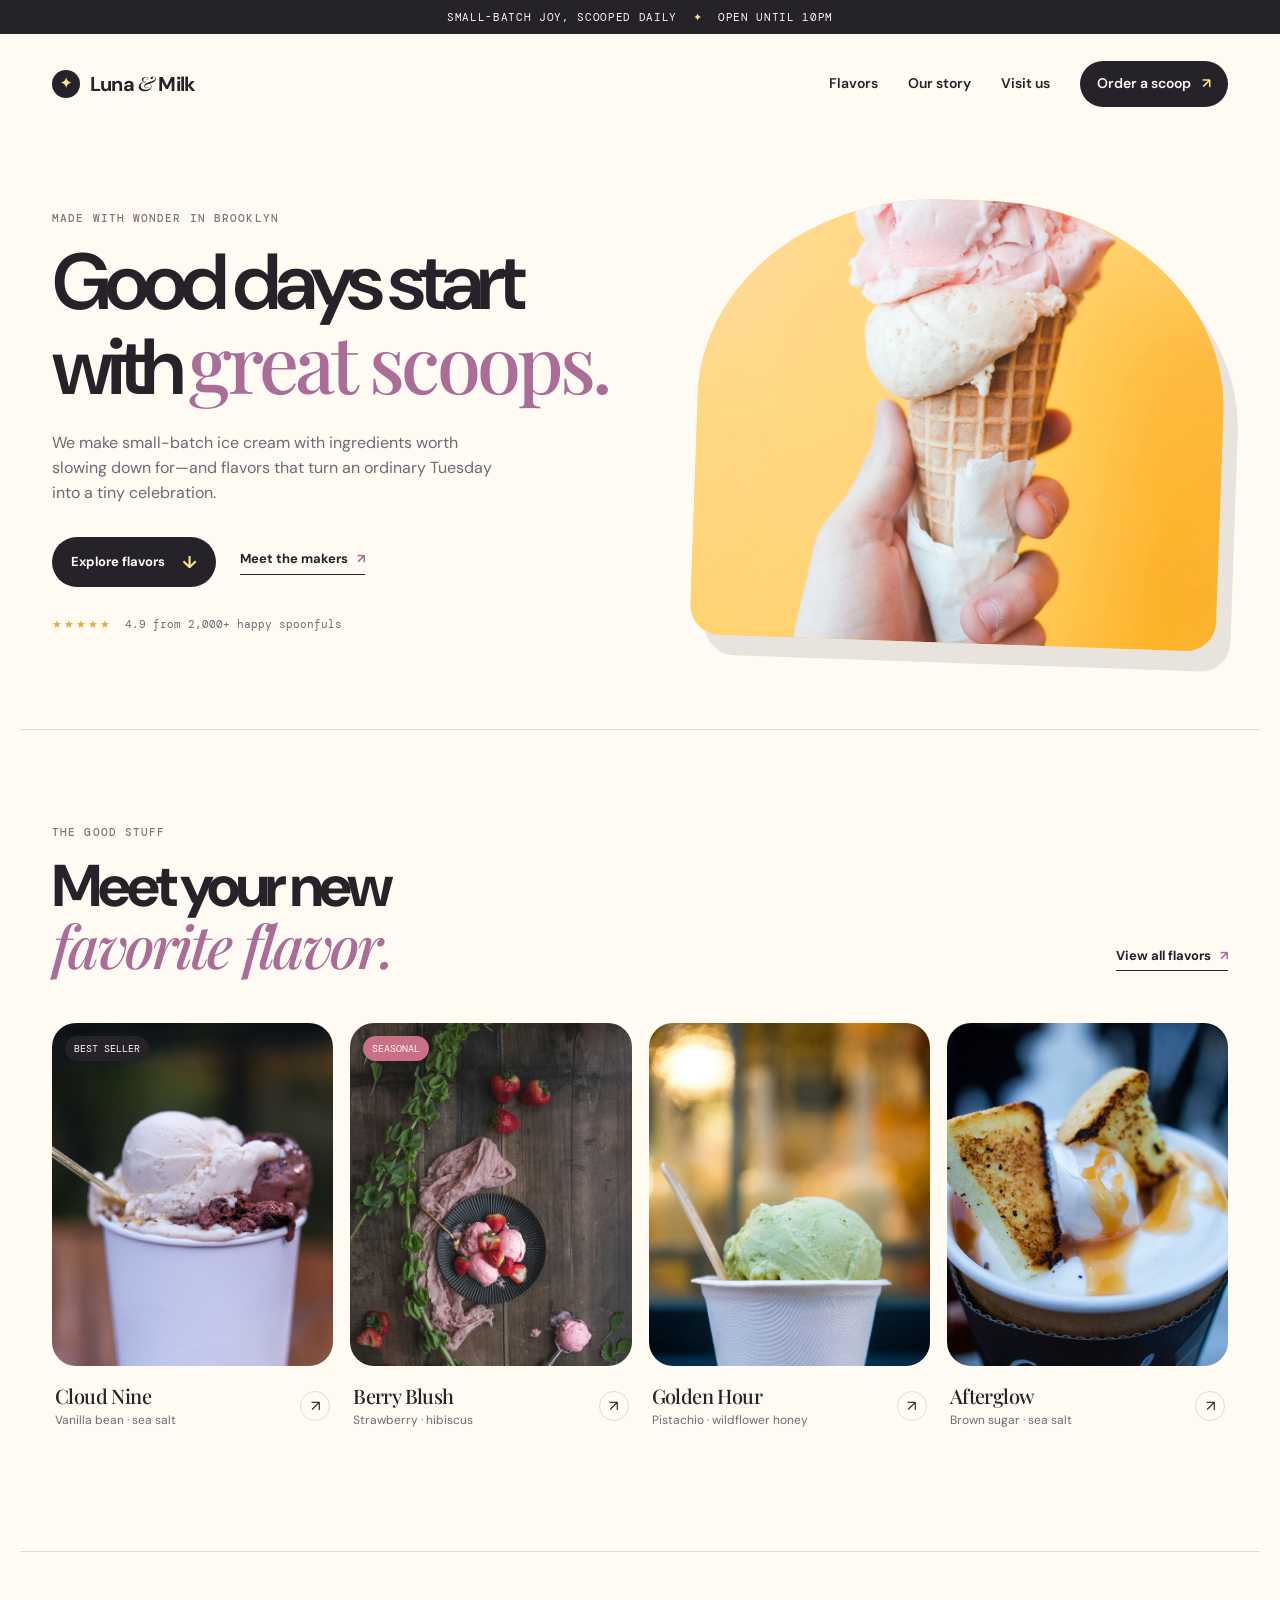
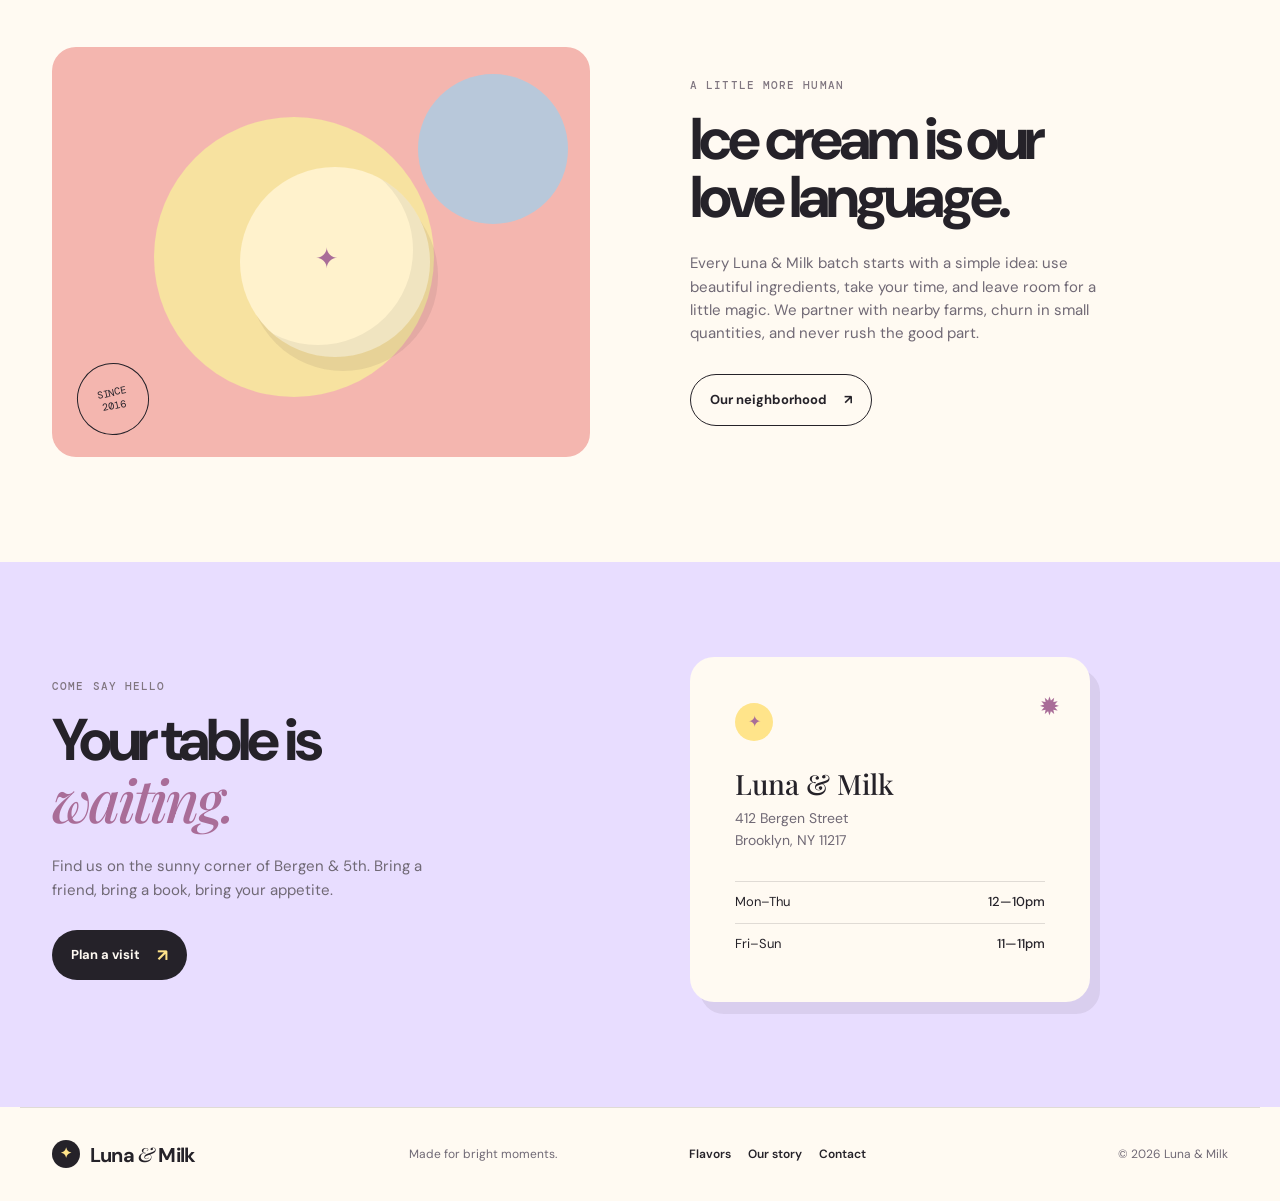
<file: index.html>
<!doctype html>
<html lang="en">
<head>
  <meta charset="utf-8">
  <meta name="viewport" content="width=device-width, initial-scale=1">
  <meta name="description" content="Luna & Milk makes small-batch ice cream with big, sunny flavor.">
  <title>Luna & Milk — Small-batch ice cream</title>
  <link rel="stylesheet" href="styles.css">
</head>
<body>
  <div class="announcement">Small-batch joy, scooped daily <span aria-hidden="true">✦</span> Open until 10pm</div>
  <header class="site-header">
    <a class="brand" href="index.html" aria-label="Luna and Milk home"><span class="brand-mark">✦</span><span>Luna <em>&amp;</em> Milk</span></a>
    <button class="menu-toggle" aria-expanded="false" aria-controls="main-nav">Menu</button>
    <nav id="main-nav" class="main-nav" aria-label="Main navigation">
      <a href="#flavors">Flavors</a>
      <a href="#story">Our story</a>
      <a href="#visit">Visit us</a>
      <a class="nav-pill" href="#flavors">Order a scoop <span aria-hidden="true">↗</span></a>
    </nav>
  </header>

  <main>
    <section class="hero section-shell">
      <div class="hero-copy">
        <p class="eyebrow">Made with wonder in Brooklyn</p>
        <h1>Good days start with <span>great scoops.</span></h1>
        <p class="hero-lede">We make small-batch ice cream with ingredients worth slowing down for—and flavors that turn an ordinary Tuesday into a tiny celebration.</p>
        <div class="hero-actions">
          <a class="button button-dark" href="#flavors">Explore flavors <span aria-hidden="true">↓</span></a>
          <a class="text-link" href="#story">Meet the makers <span aria-hidden="true">↗</span></a>
        </div>
        <div class="hero-note"><span class="stars" aria-hidden="true">★★★★★</span><span>4.9 from 2,000+ happy spoonfuls</span></div>
      </div>
      <div class="hero-art" aria-label="Real photo of scoops of ice cream in a cone"><div class="hero-photo-frame"><img src="assets/hero-photo.jpg" alt="Three scoops of ice cream in a cone held against a golden background"></div></div>
    </section>

    <section id="flavors" class="flavors section-shell section-pad">
      <div class="section-heading"><div><p class="eyebrow">The good stuff</p><h2>Meet your new<br><em>favorite flavor.</em></h2></div><a class="text-link" href="#all-flavors">View all flavors <span aria-hidden="true">↗</span></a></div>
      <div id="all-flavors" class="flavor-grid">
        <a class="flavor-card card-lavender" href="vanilla-bean.html"><div class="card-image"><span class="card-badge">Best seller</span><img src="assets/vanilla-photo.jpg" alt="Real photo of vanilla and chocolate ice cream scoops"></div><div class="card-meta"><div><h3>Cloud Nine</h3><p>Vanilla bean · sea salt</p></div><span class="card-arrow">↗</span></div></a>
        <a class="flavor-card card-berry" href="berry-hibiscus.html"><div class="card-image"><span class="card-badge badge-pink">Seasonal</span><img src="assets/berry-photo.jpg" alt="Real photo of strawberry ice cream with fresh strawberries"></div><div class="card-meta"><div><h3>Berry Blush</h3><p>Strawberry · hibiscus</p></div><span class="card-arrow">↗</span></div></a>
        <a class="flavor-card card-green" href="pistachio-honey.html"><div class="card-image"><img src="assets/pistachio-photo.jpg" alt="Real photo of a pistachio ice cream scoop in a cup"></div><div class="card-meta"><div><h3>Golden Hour</h3><p>Pistachio · wildflower honey</p></div><span class="card-arrow">↗</span></div></a>
        <a class="flavor-card card-caramel" href="salted-caramel.html"><div class="card-image"><img src="assets/caramel-photo.jpg" alt="Real photo of ice cream with caramel sauce and toasted dessert pieces"></div><div class="card-meta"><div><h3>Afterglow</h3><p>Brown sugar · sea salt</p></div><span class="card-arrow">↗</span></div></a>
      </div>
    </section>

    <section id="story" class="story section-shell section-pad">
      <div class="story-art"><div class="story-blob blob-one"></div><div class="story-blob blob-two"></div><div class="story-scoop"></div><span class="story-stamp">Since<br>2016</span></div>
      <div class="story-copy"><p class="eyebrow">A little more human</p><h2>Ice cream is our love language.</h2><p>Every Luna &amp; Milk batch starts with a simple idea: use beautiful ingredients, take your time, and leave room for a little magic. We partner with nearby farms, churn in small quantities, and never rush the good part.</p><a class="button button-outline" href="#visit">Our neighborhood <span aria-hidden="true">↗</span></a></div>
    </section>

    <section id="visit" class="visit section-shell section-pad"><div class="visit-copy"><p class="eyebrow">Come say hello</p><h2>Your table is<br><em>waiting.</em></h2><p>Find us on the sunny corner of Bergen &amp; 5th. Bring a friend, bring a book, bring your appetite.</p><a class="button button-dark" href="mailto:hello@lunaandmilk.example">Plan a visit <span aria-hidden="true">↗</span></a></div><div class="hours-card"><div class="pin">✦</div><h3>Luna &amp; Milk</h3><p>412 Bergen Street<br>Brooklyn, NY 11217</p><div class="hours-row"><span>Mon–Thu</span><strong>12—10pm</strong></div><div class="hours-row"><span>Fri–Sun</span><strong>11—11pm</strong></div><span class="card-doodle">✹</span></div></section>
  </main>

  <footer class="site-footer section-shell"><a class="brand" href="index.html"><span class="brand-mark">✦</span><span>Luna <em>&amp;</em> Milk</span></a><p>Made for bright moments.</p><div class="footer-links"><a href="#flavors">Flavors</a><a href="#story">Our story</a><a href="mailto:hello@lunaandmilk.example">Contact</a></div><p class="copyright">© <span data-year></span> Luna &amp; Milk</p></footer>
  <div class="toast" role="status" aria-live="polite"></div>
  <script src="script.js"></script>
</body>
</html>
</file>
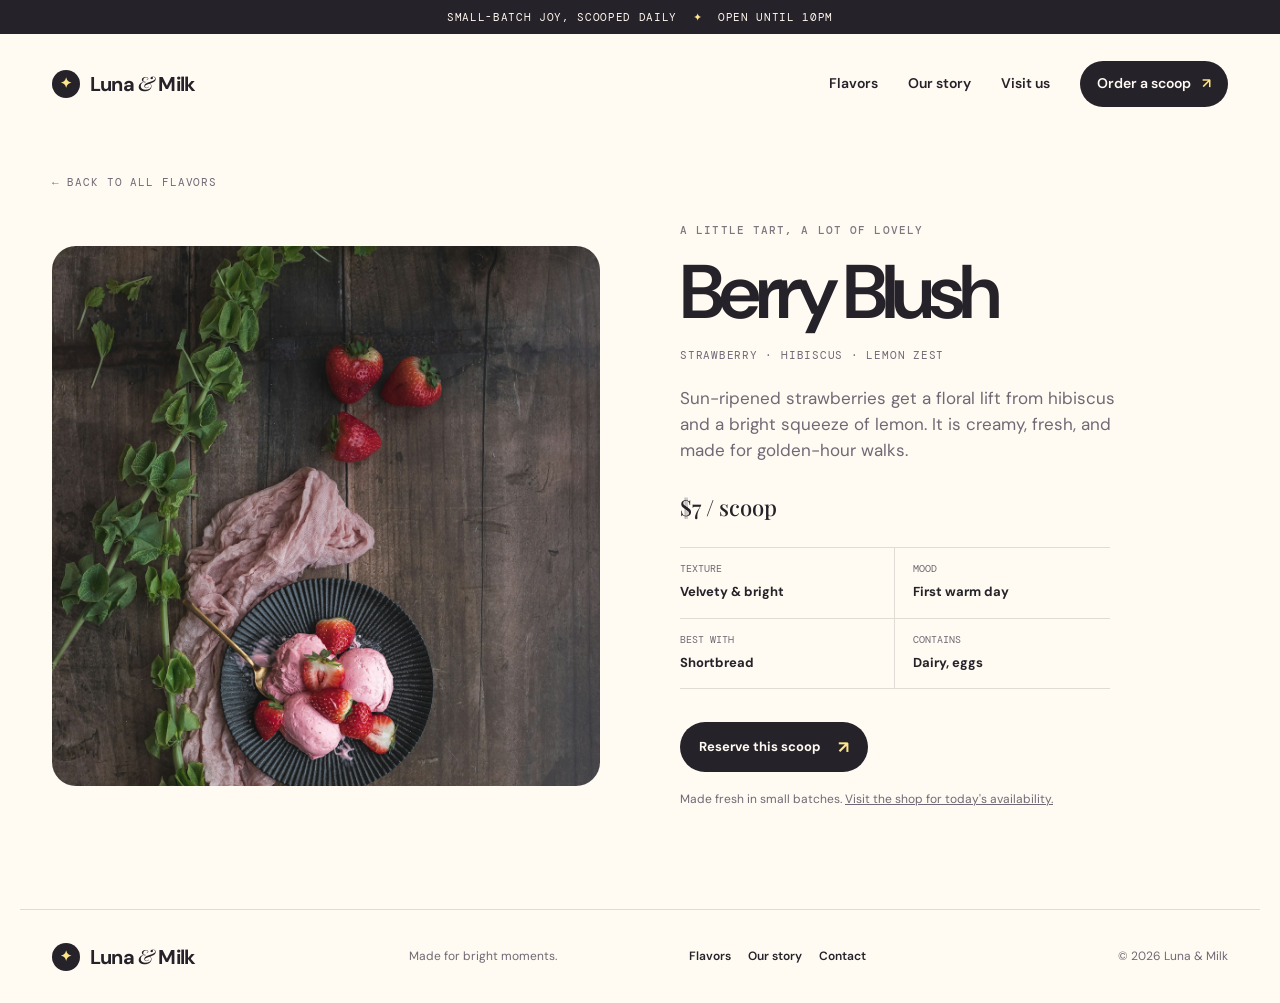
<file: berry-hibiscus.html>
<!doctype html>
<html lang="en"><head><meta charset="utf-8"><meta name="viewport" content="width=device-width, initial-scale=1"><meta name="description" content="Berry Blush strawberry hibiscus ice cream at Luna & Milk."><title>Berry Blush — Luna & Milk</title><link rel="stylesheet" href="styles.css"></head>
<body><div class="announcement">Small-batch joy, scooped daily <span>✦</span> Open until 10pm</div><header class="site-header"><a class="brand" href="index.html"><span class="brand-mark">✦</span><span>Luna <em>&amp;</em> Milk</span></a><button class="menu-toggle" aria-expanded="false" aria-controls="main-nav">Menu</button><nav id="main-nav" class="main-nav" aria-label="Main navigation"><a href="index.html#flavors">Flavors</a><a href="index.html#story">Our story</a><a href="index.html#visit">Visit us</a><a class="nav-pill" href="#order">Order a scoop <span>↗</span></a></nav></header>
<main class="detail-main section-shell"><a class="back-link" href="index.html#flavors">← Back to all flavors</a><section class="detail-hero"><div class="detail-art card-berry"><img src="assets/berry.svg" alt="Berry Blush strawberry hibiscus ice cream illustration"></div><div class="detail-copy"><p class="eyebrow">A little tart, a lot of lovely</p><h1>Berry Blush</h1><p class="flavor-line">Strawberry · hibiscus · lemon zest</p><p class="intro">Sun-ripened strawberries get a floral lift from hibiscus and a bright squeeze of lemon. It is creamy, fresh, and made for golden-hour walks.</p><p class="price">$7 / scoop</p><div class="detail-facts"><div class="fact"><span class="fact-label">Texture</span><strong>Velvety &amp; bright</strong></div><div class="fact"><span class="fact-label">Mood</span><strong>First warm day</strong></div><div class="fact"><span class="fact-label">Best with</span><strong>Shortbread</strong></div><div class="fact"><span class="fact-label">Contains</span><strong>Dairy, eggs</strong></div></div><a id="order" class="button button-dark" data-order href="mailto:hello@lunaandmilk.example?subject=Berry%20Blush%20scoop">Reserve this scoop <span>↗</span></a><p class="detail-note">Made fresh in small batches. <a href="index.html#visit">Visit the shop for today's availability.</a></p></div></section></main><footer class="site-footer section-shell"><a class="brand" href="index.html"><span class="brand-mark">✦</span><span>Luna <em>&amp;</em> Milk</span></a><p>Made for bright moments.</p><div class="footer-links"><a href="index.html#flavors">Flavors</a><a href="index.html#story">Our story</a><a href="mailto:hello@lunaandmilk.example">Contact</a></div><p class="copyright">© <span data-year></span> Luna &amp; Milk</p></footer><div class="toast" role="status" aria-live="polite"></div><script src="script.js"></script></body></html>
</file>
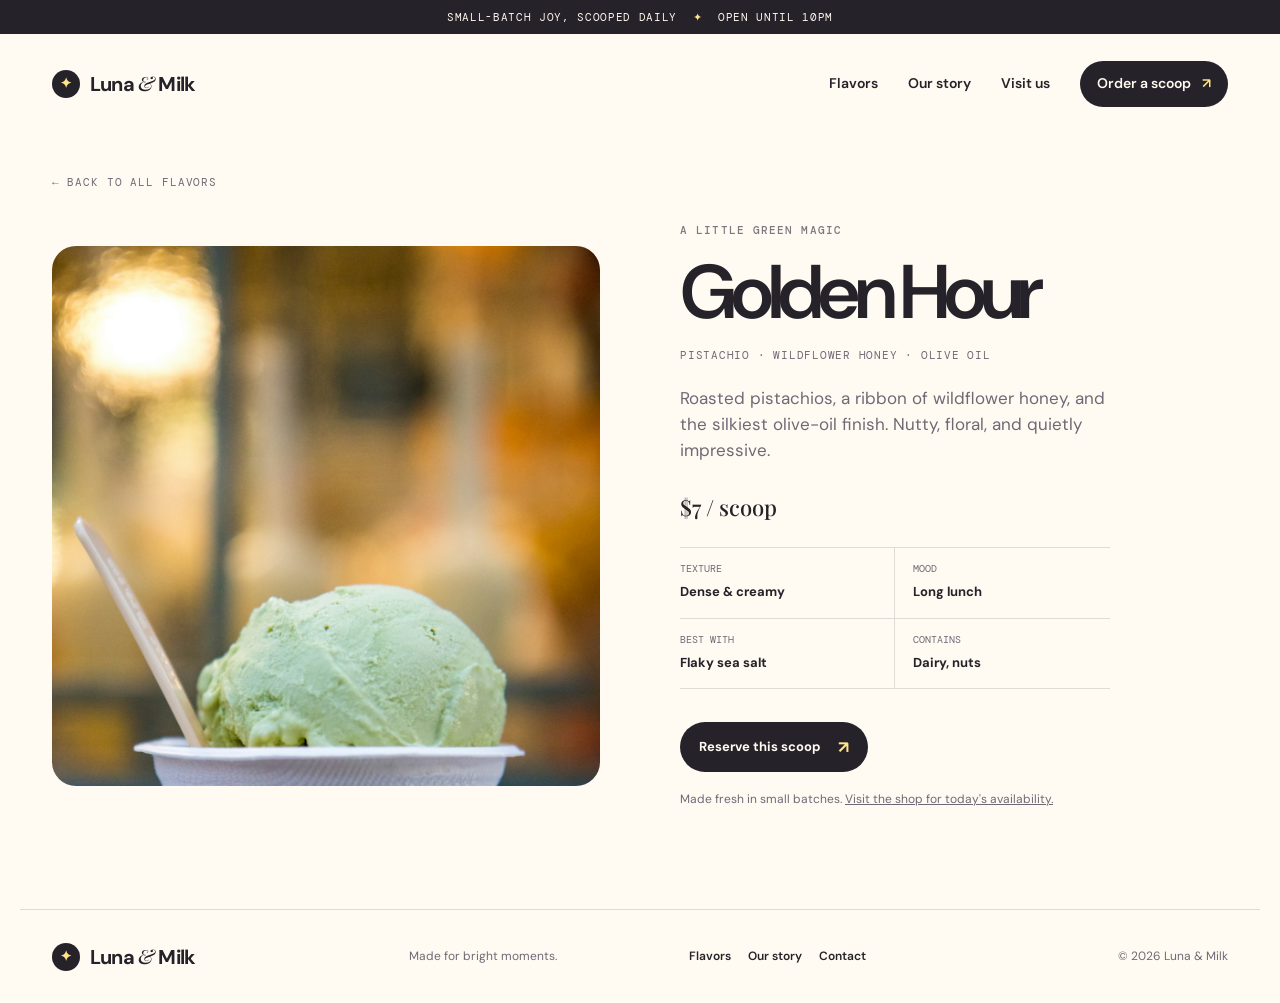
<file: pistachio-honey.html>
<!doctype html>
<html lang="en"><head><meta charset="utf-8"><meta name="viewport" content="width=device-width, initial-scale=1"><meta name="description" content="Golden Hour pistachio honey ice cream at Luna & Milk."><title>Golden Hour — Luna & Milk</title><link rel="stylesheet" href="styles.css"></head>
<body><div class="announcement">Small-batch joy, scooped daily <span>✦</span> Open until 10pm</div><header class="site-header"><a class="brand" href="index.html"><span class="brand-mark">✦</span><span>Luna <em>&amp;</em> Milk</span></a><button class="menu-toggle" aria-expanded="false" aria-controls="main-nav">Menu</button><nav id="main-nav" class="main-nav" aria-label="Main navigation"><a href="index.html#flavors">Flavors</a><a href="index.html#story">Our story</a><a href="index.html#visit">Visit us</a><a class="nav-pill" href="#order">Order a scoop <span>↗</span></a></nav></header>
<main class="detail-main section-shell"><a class="back-link" href="index.html#flavors">← Back to all flavors</a><section class="detail-hero"><div class="detail-art card-green"><img src="assets/pistachio.svg" alt="Golden Hour pistachio honey ice cream illustration"></div><div class="detail-copy"><p class="eyebrow">A little green magic</p><h1>Golden Hour</h1><p class="flavor-line">Pistachio · wildflower honey · olive oil</p><p class="intro">Roasted pistachios, a ribbon of wildflower honey, and the silkiest olive-oil finish. Nutty, floral, and quietly impressive.</p><p class="price">$7 / scoop</p><div class="detail-facts"><div class="fact"><span class="fact-label">Texture</span><strong>Dense &amp; creamy</strong></div><div class="fact"><span class="fact-label">Mood</span><strong>Long lunch</strong></div><div class="fact"><span class="fact-label">Best with</span><strong>Flaky sea salt</strong></div><div class="fact"><span class="fact-label">Contains</span><strong>Dairy, nuts</strong></div></div><a id="order" class="button button-dark" data-order href="mailto:hello@lunaandmilk.example?subject=Golden%20Hour%20scoop">Reserve this scoop <span>↗</span></a><p class="detail-note">Made fresh in small batches. <a href="index.html#visit">Visit the shop for today's availability.</a></p></div></section></main><footer class="site-footer section-shell"><a class="brand" href="index.html"><span class="brand-mark">✦</span><span>Luna <em>&amp;</em> Milk</span></a><p>Made for bright moments.</p><div class="footer-links"><a href="index.html#flavors">Flavors</a><a href="index.html#story">Our story</a><a href="mailto:hello@lunaandmilk.example">Contact</a></div><p class="copyright">© <span data-year></span> Luna &amp; Milk</p></footer><div class="toast" role="status" aria-live="polite"></div><script src="script.js"></script></body></html>
</file>
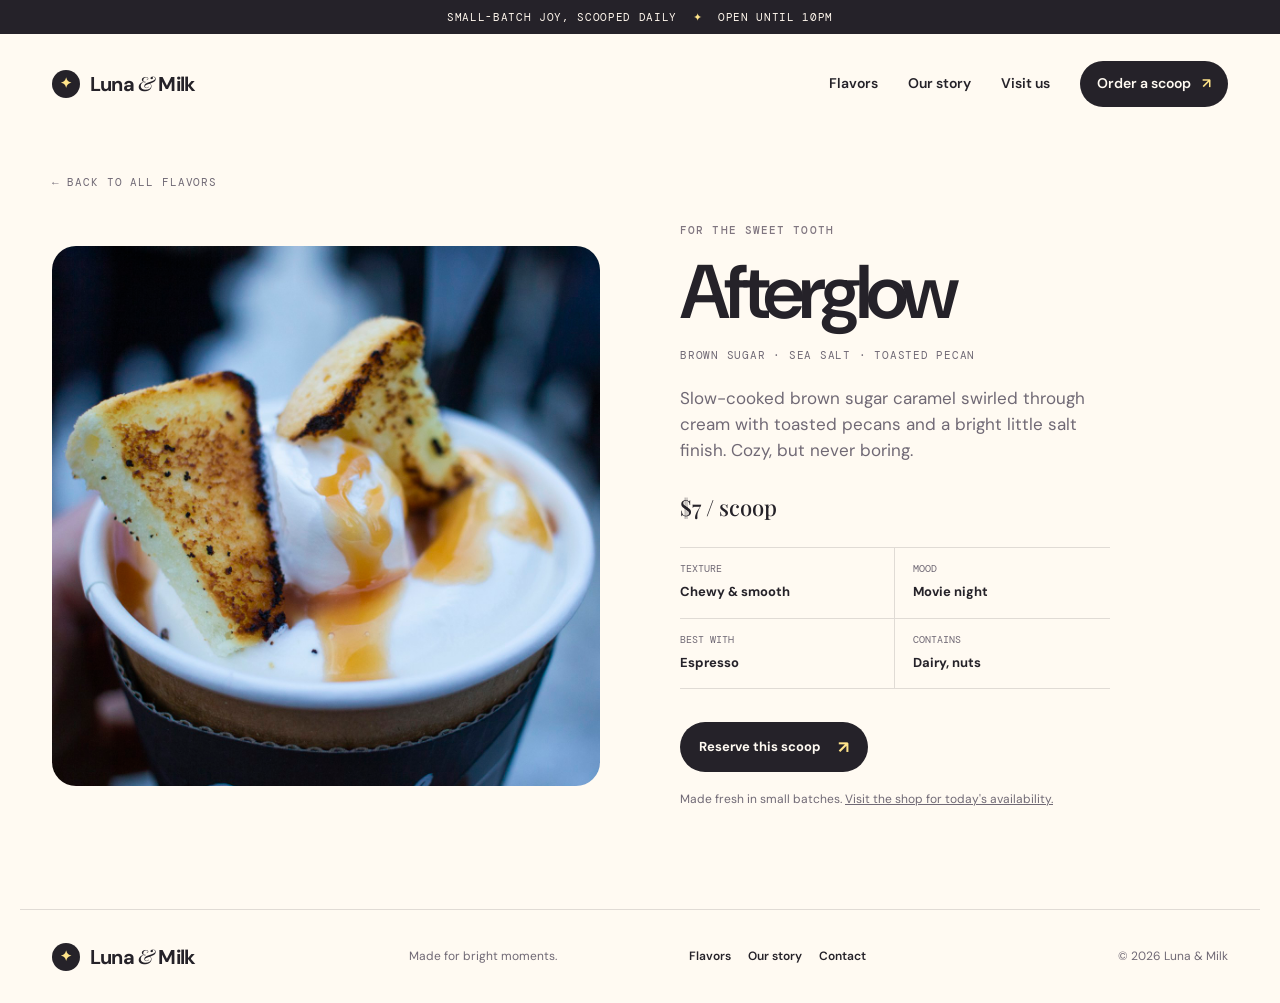
<file: salted-caramel.html>
<!doctype html>
<html lang="en"><head><meta charset="utf-8"><meta name="viewport" content="width=device-width, initial-scale=1"><meta name="description" content="Afterglow salted caramel ice cream at Luna & Milk."><title>Afterglow — Luna & Milk</title><link rel="stylesheet" href="styles.css"></head>
<body><div class="announcement">Small-batch joy, scooped daily <span>✦</span> Open until 10pm</div><header class="site-header"><a class="brand" href="index.html"><span class="brand-mark">✦</span><span>Luna <em>&amp;</em> Milk</span></a><button class="menu-toggle" aria-expanded="false" aria-controls="main-nav">Menu</button><nav id="main-nav" class="main-nav" aria-label="Main navigation"><a href="index.html#flavors">Flavors</a><a href="index.html#story">Our story</a><a href="index.html#visit">Visit us</a><a class="nav-pill" href="#order">Order a scoop <span>↗</span></a></nav></header>
<main class="detail-main section-shell"><a class="back-link" href="index.html#flavors">← Back to all flavors</a><section class="detail-hero"><div class="detail-art card-caramel"><img src="assets/caramel.svg" alt="Afterglow salted caramel ice cream illustration"></div><div class="detail-copy"><p class="eyebrow">For the sweet tooth</p><h1>Afterglow</h1><p class="flavor-line">Brown sugar · sea salt · toasted pecan</p><p class="intro">Slow-cooked brown sugar caramel swirled through cream with toasted pecans and a bright little salt finish. Cozy, but never boring.</p><p class="price">$7 / scoop</p><div class="detail-facts"><div class="fact"><span class="fact-label">Texture</span><strong>Chewy &amp; smooth</strong></div><div class="fact"><span class="fact-label">Mood</span><strong>Movie night</strong></div><div class="fact"><span class="fact-label">Best with</span><strong>Espresso</strong></div><div class="fact"><span class="fact-label">Contains</span><strong>Dairy, nuts</strong></div></div><a id="order" class="button button-dark" data-order href="mailto:hello@lunaandmilk.example?subject=Afterglow%20scoop">Reserve this scoop <span>↗</span></a><p class="detail-note">Made fresh in small batches. <a href="index.html#visit">Visit the shop for today's availability.</a></p></div></section></main><footer class="site-footer section-shell"><a class="brand" href="index.html"><span class="brand-mark">✦</span><span>Luna <em>&amp;</em> Milk</span></a><p>Made for bright moments.</p><div class="footer-links"><a href="index.html#flavors">Flavors</a><a href="index.html#story">Our story</a><a href="mailto:hello@lunaandmilk.example">Contact</a></div><p class="copyright">© <span data-year></span> Luna &amp; Milk</p></footer><div class="toast" role="status" aria-live="polite"></div><script src="script.js"></script></body></html>
</file>
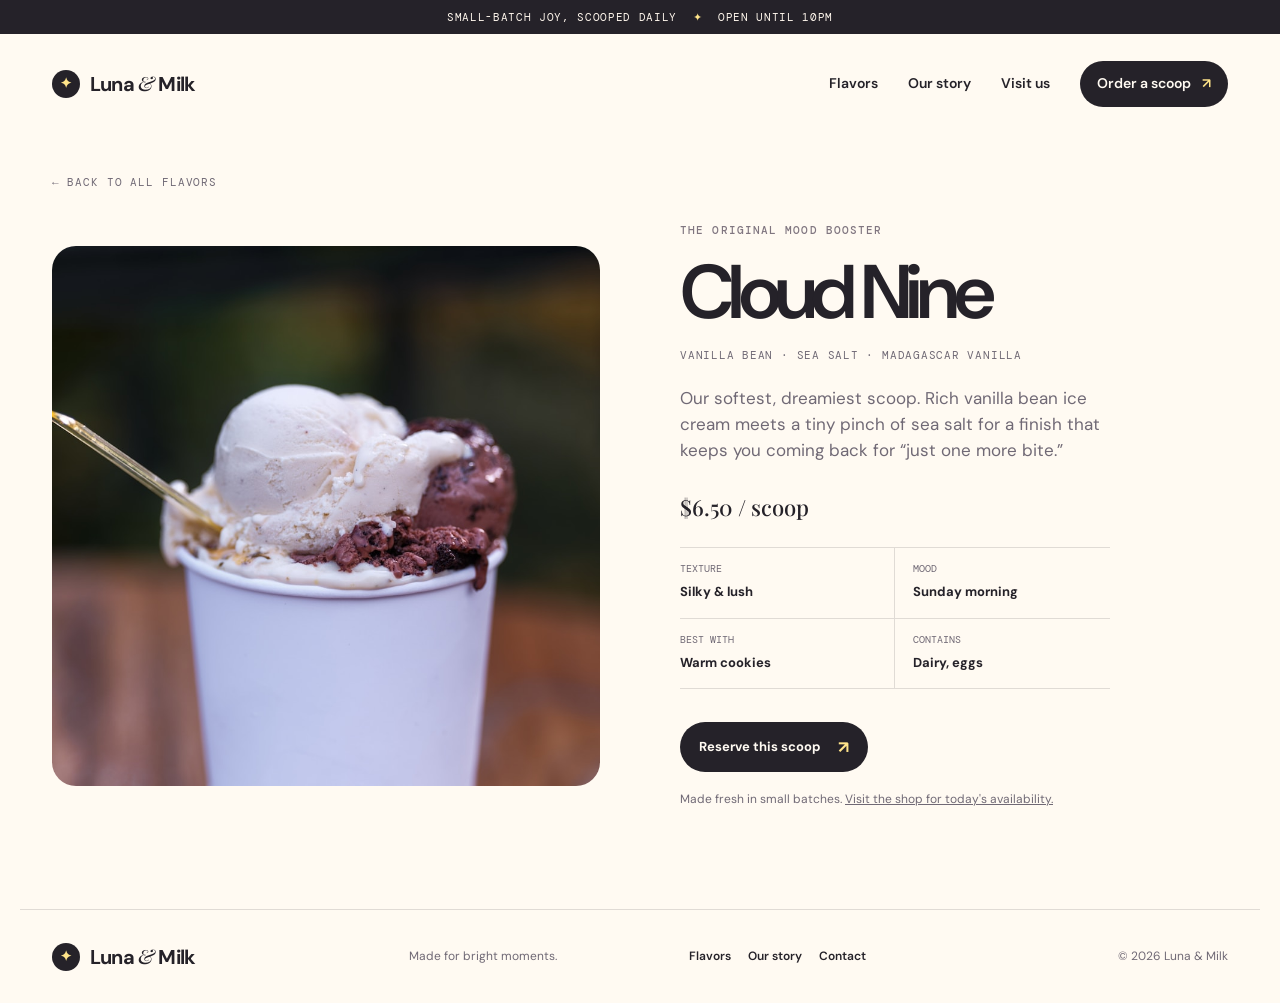
<file: vanilla-bean.html>
<!doctype html>
<html lang="en"><head><meta charset="utf-8"><meta name="viewport" content="width=device-width, initial-scale=1"><meta name="description" content="Cloud Nine vanilla bean ice cream at Luna & Milk."><title>Cloud Nine — Luna & Milk</title><link rel="stylesheet" href="styles.css"></head>
<body><div class="announcement">Small-batch joy, scooped daily <span>✦</span> Open until 10pm</div><header class="site-header"><a class="brand" href="index.html"><span class="brand-mark">✦</span><span>Luna <em>&amp;</em> Milk</span></a><button class="menu-toggle" aria-expanded="false" aria-controls="main-nav">Menu</button><nav id="main-nav" class="main-nav" aria-label="Main navigation"><a href="index.html#flavors">Flavors</a><a href="index.html#story">Our story</a><a href="index.html#visit">Visit us</a><a class="nav-pill" href="#order">Order a scoop <span>↗</span></a></nav></header>
<main class="detail-main section-shell"><a class="back-link" href="index.html#flavors">← Back to all flavors</a><section class="detail-hero"><div class="detail-art card-lavender"><img src="assets/vanilla.svg" alt="Cloud Nine vanilla bean ice cream illustration"></div><div class="detail-copy"><p class="eyebrow">The original mood booster</p><h1>Cloud Nine</h1><p class="flavor-line">Vanilla bean · sea salt · Madagascar vanilla</p><p class="intro">Our softest, dreamiest scoop. Rich vanilla bean ice cream meets a tiny pinch of sea salt for a finish that keeps you coming back for “just one more bite.”</p><p class="price">$6.50 / scoop</p><div class="detail-facts"><div class="fact"><span class="fact-label">Texture</span><strong>Silky &amp; lush</strong></div><div class="fact"><span class="fact-label">Mood</span><strong>Sunday morning</strong></div><div class="fact"><span class="fact-label">Best with</span><strong>Warm cookies</strong></div><div class="fact"><span class="fact-label">Contains</span><strong>Dairy, eggs</strong></div></div><a id="order" class="button button-dark" data-order href="mailto:hello@lunaandmilk.example?subject=Cloud%20Nine%20scoop">Reserve this scoop <span>↗</span></a><p class="detail-note">Made fresh in small batches. <a href="index.html#visit">Visit the shop for today's availability.</a></p></div></section></main><footer class="site-footer section-shell"><a class="brand" href="index.html"><span class="brand-mark">✦</span><span>Luna <em>&amp;</em> Milk</span></a><p>Made for bright moments.</p><div class="footer-links"><a href="index.html#flavors">Flavors</a><a href="index.html#story">Our story</a><a href="mailto:hello@lunaandmilk.example">Contact</a></div><p class="copyright">© <span data-year></span> Luna &amp; Milk</p></footer><div class="toast" role="status" aria-live="polite"></div><script src="script.js"></script></body></html>
</file>
<file: styles.css>
@import url('https://fonts.googleapis.com/css2?family=DM+Mono:wght@400;500&family=DM+Sans:wght@400;500;600;700&family=Playfair+Display:ital,wght@0,500;0,600;1,500;1,600&display=swap');

:root { --ink:#252229; --muted:#706975; --cream:#fffaf2; --lavender:#e8ddff; --pink:#ffccd4; --yellow:#ffe48a; --green:#d4e8bc; --line:rgba(37,34,41,.14); --radius:24px; }
* { box-sizing:border-box; }
html { scroll-behavior:smooth; }
body { margin:0; color:var(--ink); background:var(--cream); font-family:'DM Sans',Arial,sans-serif; line-height:1.55; }
a { color:inherit; text-decoration:none; }
.announcement { padding:10px 24px; background:var(--ink); color:#fff7ed; text-align:center; font:11px 'DM Mono',monospace; letter-spacing:.06em; text-transform:uppercase; }
.announcement span { color:var(--yellow); margin:0 8px; }
.site-header { max-width:1240px; margin:auto; padding:27px 32px; display:flex; align-items:center; justify-content:space-between; }
.brand { display:flex; align-items:center; gap:10px; font-weight:700; letter-spacing:-.04em; font-size:20px; }
.brand em { font-family:'Playfair Display',serif; font-weight:500; }
.brand-mark { display:grid; place-items:center; width:28px; height:28px; border-radius:50%; background:var(--ink); color:var(--yellow); font-size:14px; }
.main-nav { display:flex; align-items:center; gap:30px; font-size:14px; font-weight:600; }
.main-nav a:not(.nav-pill), .footer-links a, .text-link { transition:opacity .2s; }
.main-nav a:not(.nav-pill):hover, .footer-links a:hover, .text-link:hover { opacity:.6; }
.nav-pill { background:var(--ink); color:#fffaf2; padding:12px 17px; border-radius:100px; }
.nav-pill span { color:var(--yellow); margin-left:8px; }
.menu-toggle { display:none; border:1px solid var(--line); background:none; padding:8px 13px; border-radius:40px; font:600 12px 'DM Sans'; }
.section-shell { max-width:1240px; margin:auto; padding-left:32px; padding-right:32px; }
.hero { min-height:570px; display:grid; grid-template-columns:1fr 1fr; align-items:center; gap:30px; padding-top:50px; padding-bottom:70px; }
.eyebrow { margin:0 0 18px; color:#807680; font:500 11px 'DM Mono',monospace; letter-spacing:.1em; text-transform:uppercase; }
h1,h2,h3,p { margin-top:0; }
h1 { max-width:600px; margin-bottom:25px; font-size:clamp(48px,6.2vw,82px); line-height:.99; letter-spacing:-.075em; font-weight:600; }
h1 span, h2 em { color:#a96d98; font-family:'Playfair Display',serif; font-weight:500; letter-spacing:-.05em; }
.hero-lede { max-width:450px; color:var(--muted); font-size:16px; }
.hero-actions { display:flex; align-items:center; gap:24px; margin:31px 0 30px; }
.button { display:inline-flex; align-items:center; gap:17px; border-radius:100px; padding:15px 19px; font-size:13px; font-weight:700; transition:transform .2s,background .2s; }
.button:hover { transform:translateY(-2px); }
.button-dark { background:var(--ink); color:#fffaf2; }
.button-dark span { color:var(--yellow); font-size:17px; line-height:0; }
.button-outline { border:1px solid var(--ink); }
.text-link { font-size:13px; font-weight:700; border-bottom:1px solid var(--ink); padding-bottom:4px; }
.text-link span { color:#a96d98; margin-left:6px; }
.hero-note { display:flex; align-items:center; gap:13px; color:var(--muted); font:11px 'DM Mono',monospace; }
.stars { color:#dfae42; letter-spacing:2px; }
.hero-art { height:475px; position:relative; isolation:isolate; }
.hero-photo-frame { position:absolute; inset:16px 5px 16px 42px; overflow:hidden; border-radius:46% 46% 30px 30px; transform:rotate(2deg); box-shadow:15px 20px 0 rgba(37,34,41,.1); background:#f4d06f; }
.hero-photo-frame img { width:100%; height:100%; object-fit:cover; object-position:center; filter:saturate(1.06); }
.sun-disc { position:absolute; width:340px; height:340px; border-radius:50%; background:var(--yellow); left:50%; top:56px; transform:translateX(-50%); }
.orbit { position:absolute; left:50%; top:115px; width:410px; height:200px; transform:translateX(-50%) rotate(-15deg); border:1px solid rgba(37,34,41,.28); border-radius:50%; z-index:1; }
.orbit-two { width:470px; height:100px; top:180px; transform:translateX(-50%) rotate(34deg); border-color:rgba(37,34,41,.18); }
.hero-scoop { position:absolute; z-index:3; width:150px; height:150px; border-radius:50%; box-shadow:inset -17px -12px 0 rgba(0,0,0,.05), 8px 14px 0 rgba(37,34,41,.08); }
.scoop-pink { background:#f5a5a5; left:18%; top:156px; transform:rotate(-13deg); }
.scoop-cream { background:#fff1cb; left:42%; top:120px; z-index:4; }
.scoop-yellow { background:#eabd68; left:62%; top:178px; transform:rotate(14deg); }
.hero-glass { position:absolute; z-index:5; left:29%; top:274px; width:240px; height:144px; clip-path:polygon(4% 0,96% 0,77% 100%,23% 100%); background:rgba(255,255,255,.54); border:2px solid rgba(37,34,41,.5); border-top:0; overflow:hidden; }
.hero-sauce { height:35px; margin-top:12px; background:#b77b5b; opacity:.8; }
.hero-glass:after { content:''; position:absolute; top:0; left:0; right:0; height:4px; background:var(--ink); }
.hero-sprinkle { position:absolute; width:17px; height:4px; background:#fff; border-radius:4px; transform:rotate(22deg); }
.sprinkle-a { left:70px; top:58px; }.sprinkle-b { left:115px; top:82px; background:var(--pink); transform:rotate(-18deg); }.sprinkle-c { left:164px; top:52px; background:var(--yellow); transform:rotate(60deg); }
.cherry { position:absolute; z-index:6; width:28px; height:28px; border-radius:50%; background:#dd626c; left:57%; top:78px; box-shadow:inset -4px -4px 0 rgba(0,0,0,.1); }.cherry i { position:absolute; width:28px; height:30px; border-left:2px solid #48603e; border-radius:50%; transform:rotate(-28deg); top:-21px; left:13px; }
.art-label { position:absolute; z-index:7; font:10px 'DM Mono',monospace; text-transform:uppercase; letter-spacing:.08em; background:var(--cream); padding:6px 8px; }.label-one { left:8%; top:94px; transform:rotate(-12deg); }.label-two { right:3%; bottom:54px; transform:rotate(9deg); }
.section-pad { padding-top:95px; padding-bottom:105px; }
.flavors { border-top:1px solid var(--line); }
.section-heading { display:flex; align-items:end; justify-content:space-between; margin-bottom:45px; }
h2 { font-size:clamp(38px,4.6vw,61px); line-height:1; letter-spacing:-.07em; margin-bottom:0; }
h2 em { color:#a96d98; }
.section-heading .text-link { margin-bottom:7px; }
.flavor-grid { display:grid; grid-template-columns:repeat(4,1fr); gap:17px; }
.flavor-card { display:block; }.card-image { aspect-ratio: .82; border-radius:var(--radius); overflow:hidden; position:relative; display:grid; place-items:center; }.card-image img { width:100%; height:100%; object-fit:cover; transition:transform .45s; }.flavor-card:hover img { transform:scale(1.04) rotate(1deg); }.card-lavender .card-image { background:var(--lavender); }.card-berry .card-image { background:var(--pink); }.card-green .card-image { background:var(--green); }.card-caramel .card-image { background:#f6d4a2; }
.card-badge { position:absolute; z-index:2; left:13px; top:13px; border-radius:100px; padding:6px 9px; background:var(--ink); color:#fffaf2; font:10px 'DM Mono',monospace; text-transform:uppercase; }.badge-pink { background:#c97086; }
.card-meta { display:flex; align-items:center; justify-content:space-between; padding:16px 3px; }.card-meta h3 { margin:0 0 2px; font:500 20px 'Playfair Display',serif; letter-spacing:-.03em; }.card-meta p { margin:0; color:var(--muted); font-size:12px; }.card-arrow { width:30px; height:30px; display:grid; place-items:center; border:1px solid var(--line); border-radius:50%; font-size:15px; }
.story { display:grid; grid-template-columns:1fr 1fr; align-items:center; gap:100px; border-top:1px solid var(--line); }.story-art { height:410px; position:relative; overflow:hidden; border-radius:var(--radius); background:#f4b6af; }.story-blob { position:absolute; border-radius:50%; }.blob-one { width:280px; height:280px; background:#f7e2a0; left:19%; top:70px; }.blob-two { width:150px; height:150px; background:#b8c8da; right:4%; top:27px; }.story-scoop { position:absolute; width:190px; height:190px; border-radius:50%; background:#fff2cc; left:35%; top:120px; box-shadow:inset -17px -12px 0 rgba(0,0,0,.06), 8px 14px 0 rgba(37,34,41,.08); }.story-scoop:after { content:'✦'; position:absolute; color:#a96d98; font-size:28px; left:75px; top:70px; }.story-stamp { position:absolute; left:25px; bottom:22px; width:72px; height:72px; display:grid; place-items:center; border:1px solid var(--ink); border-radius:50%; text-align:center; font:10px 'DM Mono',monospace; text-transform:uppercase; transform:rotate(-12deg); }.story-copy { max-width:430px; }.story-copy h2 { margin-bottom:25px; }.story-copy p:not(.eyebrow) { color:var(--muted); font-size:15px; margin-bottom:29px; }
.visit { display:grid; grid-template-columns:1fr 1fr; gap:100px; align-items:center; background:var(--lavender); max-width:none; padding-left:max(32px,calc((100% - 1176px)/2)); padding-right:max(32px,calc((100% - 1176px)/2)); }.visit-copy { padding:15px 0; }.visit-copy h2 { margin-bottom:23px; }.visit-copy p:not(.eyebrow) { max-width:380px; color:var(--muted); font-size:15px; margin-bottom:28px; }.hours-card { position:relative; padding:46px 45px 38px; border-radius:var(--radius); background:var(--cream); box-shadow:10px 12px 0 rgba(37,34,41,.08); max-width:400px; }.pin { width:38px; height:38px; display:grid; place-items:center; border-radius:50%; background:var(--yellow); color:#a96d98; margin-bottom:24px; }.hours-card h3 { font:500 28px 'Playfair Display',serif; margin-bottom:6px; }.hours-card p { font-size:14px; color:var(--muted); margin-bottom:30px; }.hours-row { display:flex; justify-content:space-between; padding:10px 0; border-top:1px solid var(--line); font-size:13px; }.hours-row strong { font-weight:500; }.card-doodle { position:absolute; right:30px; top:31px; color:#a96d98; font-size:25px; }
.site-footer { padding-top:30px; padding-bottom:30px; display:grid; grid-template-columns:1.3fr 1fr 1fr 1fr; align-items:center; gap:20px; border-top:1px solid var(--line); }.site-footer p { margin:0; color:var(--muted); font-size:12px; }.footer-links { display:flex; gap:17px; font-size:12px; font-weight:600; }.copyright { text-align:right; }
.toast { position:fixed; bottom:22px; left:50%; transform:translate(-50%,20px); padding:13px 17px; border-radius:100px; background:var(--ink); color:#fffaf2; font-size:13px; opacity:0; pointer-events:none; transition:all .25s; z-index:20; }.toast.show { opacity:1; transform:translate(-50%,0); }

/* Detail pages */
.detail-main { padding-top:35px; }.back-link { display:inline-block; color:var(--muted); font:11px 'DM Mono',monospace; text-transform:uppercase; letter-spacing:.08em; }.detail-hero { display:grid; grid-template-columns:1fr 1fr; gap:80px; align-items:center; padding-top:30px; padding-bottom:100px; }.detail-art { height:540px; border-radius:var(--radius); display:grid; place-items:center; overflow:hidden; }.detail-art img { width:100%; height:100%; object-fit:cover; }.detail-copy h1 { font-size:clamp(48px,6vw,76px); margin-bottom:17px; }.detail-copy .flavor-line { color:var(--muted); font:11px 'DM Mono',monospace; letter-spacing:.07em; text-transform:uppercase; margin-bottom:23px; }.detail-copy .intro { max-width:440px; color:var(--muted); font-size:17px; margin-bottom:28px; }.price { font:500 22px 'Playfair Display',serif; margin-bottom:25px; }.detail-facts { display:grid; grid-template-columns:1fr 1fr; max-width:430px; border-top:1px solid var(--line); margin-bottom:33px; }.fact { padding:14px 12px 14px 0; border-bottom:1px solid var(--line); }.fact:nth-child(odd) { border-right:1px solid var(--line); }.fact:nth-child(even) { padding-left:18px; }.fact-label { display:block; color:var(--muted); font:10px 'DM Mono',monospace; text-transform:uppercase; margin-bottom:4px; }.fact strong { font-size:13px; }.detail-note { margin:18px 0 0; color:var(--muted); font-size:12px; }.detail-note a { text-decoration:underline; }
@media (max-width:850px) { .site-header { padding:20px 22px; }.menu-toggle { display:block; }.main-nav { display:none; position:absolute; left:16px; right:16px; top:76px; z-index:10; flex-direction:column; align-items:stretch; gap:0; padding:10px; background:var(--cream); border:1px solid var(--line); border-radius:18px; box-shadow:0 10px 25px rgba(37,34,41,.08); }.main-nav.open { display:flex; }.main-nav a { padding:12px; }.nav-pill { text-align:center; }.section-shell { padding-left:22px; padding-right:22px; }.hero { grid-template-columns:1fr; padding-top:35px; }.hero-art { height:390px; order:-1; transform:scale(.8); transform-origin:center bottom; margin-bottom:-54px; }.flavor-grid { grid-template-columns:repeat(2,1fr); }.story { grid-template-columns:1fr; gap:45px; }.story-art { height:340px; }.visit { grid-template-columns:1fr; gap:35px; padding-left:22px; padding-right:22px; }.hours-card { max-width:none; }.site-footer { grid-template-columns:1fr 1fr; }.site-footer .brand { grid-column:1/-1; }.copyright { text-align:left; }.detail-hero { grid-template-columns:1fr; gap:35px; padding-bottom:70px; }.detail-art { height:400px; }.detail-copy h1 { font-size:58px; } }
@media (max-width:480px) { .announcement { padding-left:10px; padding-right:10px; font-size:9px; }.hero { min-height:auto; }.hero-art { transform:scale(.65); margin-top:-30px; margin-bottom:-110px; }.hero-actions { flex-wrap:wrap; gap:18px; }.section-pad { padding-top:70px; padding-bottom:75px; }.section-heading { align-items:start; flex-direction:column; gap:22px; }.flavor-grid { gap:8px; }.card-meta h3 { font-size:17px; }.card-meta p { font-size:10px; }.card-arrow { width:26px; height:26px; }.story-art { height:290px; }.hours-card { padding:35px 25px 28px; }.site-footer { grid-template-columns:1fr; gap:14px; }.footer-links { flex-wrap:wrap; }.detail-art { height:320px; }.detail-copy h1 { font-size:50px; } }
</file>
